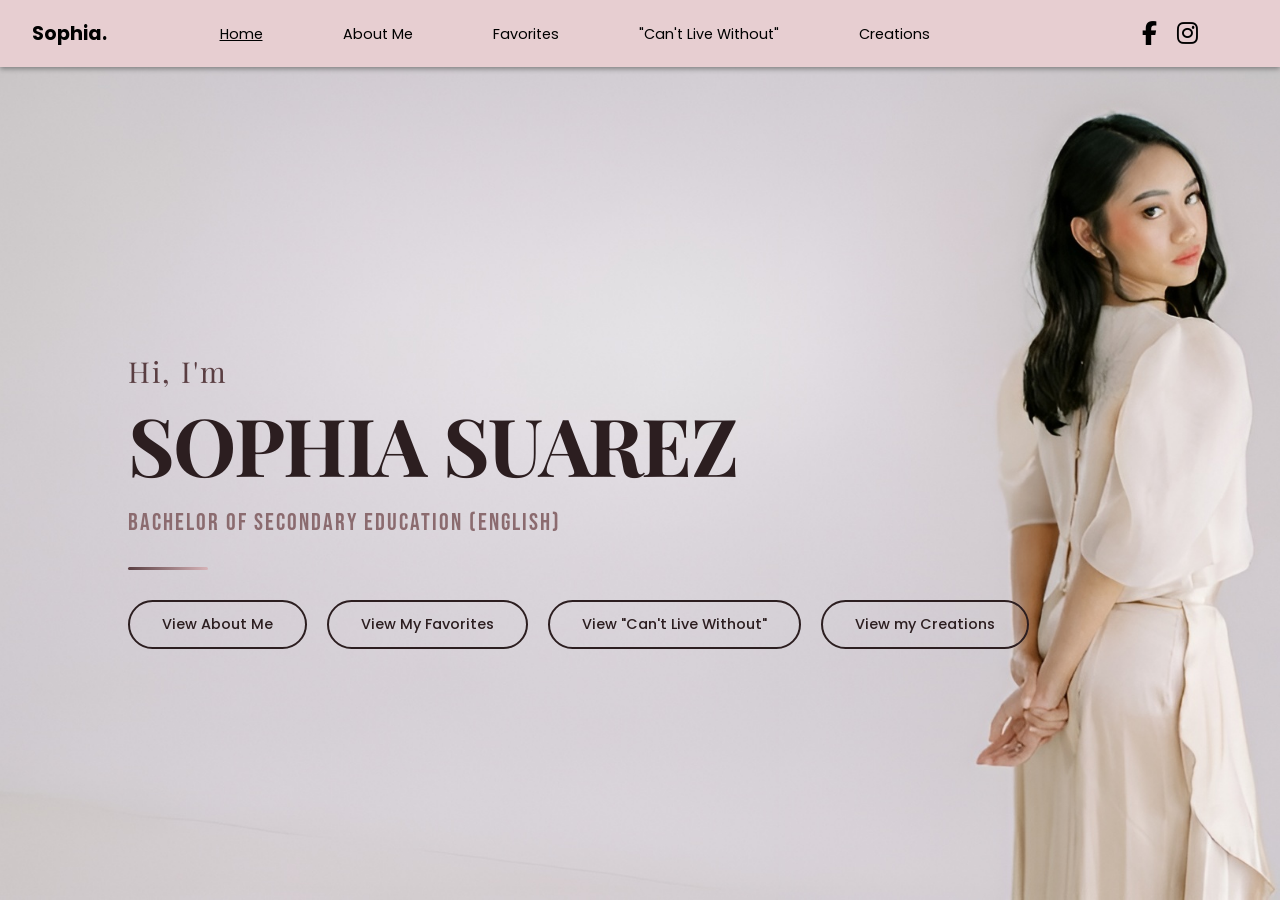
<file: index.html>
<!DOCTYPE html>
<html>
<head>
	<title>All About Sophie</title>
	<link rel="stylesheet" type="text/css" href="styleIndex.css">
	<link rel="stylesheet" href="https://cdnjs.cloudflare.com/ajax/libs/font-awesome/6.4.0/css/all.min.css">
	<link href="https://fonts.googleapis.com/css2?family=Great+Vibes&family=Bebas+Neue&family=Playfair+Display:wght@400;500;600;700;800;900&family=Poppins:wght@300;400;500;600;700&display=swap" rel="stylesheet">
</head>
<body>

<header class="sticky-header">
	<nav>
		<div class="logo">
			<h1 id="logotxt" style="font-family: poppins;">Sophia.</h1>
		</div>

		<div class="navigation">
			<ul class="nav-links">
				<li><a href="#" style="text-decoration: underline;">Home</a></li>
				<li><a href="About.html">About Me</a></li>
				<li><a href="favorites.html">Favorites</a></li>
				<li><a href="cantlivewithout.html">"Can't Live Without"</a></li>
				<li><a href="creations.html">Creations</a></li>
			</ul>
		</div>

		<div class="burger-menu" onclick="toggleMenu()">
			<div class="burger-line"></div>
			<div class="burger-line"></div>
			<div class="burger-line"></div>
		</div>

		<div class="header-social">
			<a href="https://www.facebook.com/sophia.puay" target="_blank"><i class="fab fa-facebook-f"></i></a>
			<a href="https://www.instagram.com/soph.srz/" target="_blank"><i class="fab fa-instagram"></i></a>
		</div>
	</nav>
</header>

<section class="about-section">
	<div class="about-content">
		<h1 class="about-greeting">Hi, I'm</h1>
		<h1 class="about-name">SOPHIA SUAREZ</h1>
		<h2 class="about-title">BACHELOR OF SECONDARY EDUCATION (ENGLISH)</h2>
		
		<div class="about-divider"></div>
		
		<div class="about-buttons">
			<a href="About.html" class="btn btn-first">View About Me</a>
			<a href="favorites.html" class="btn btn-primary">View My Favorites</a>
			<a href="cantlivewithout.html" class="btn btn-secondary">View "Can't Live Without"</a>
			<a href="creations.html" class="btn btn-third">View my Creations</a>
		</div>
	</div>
</section>

<script>
	function toggleMenu() {
		document.querySelector('.nav-links').classList.toggle('active');
		document.querySelector('.burger-menu').classList.toggle('active');
	}
</script>

</body>
</html>
</file>
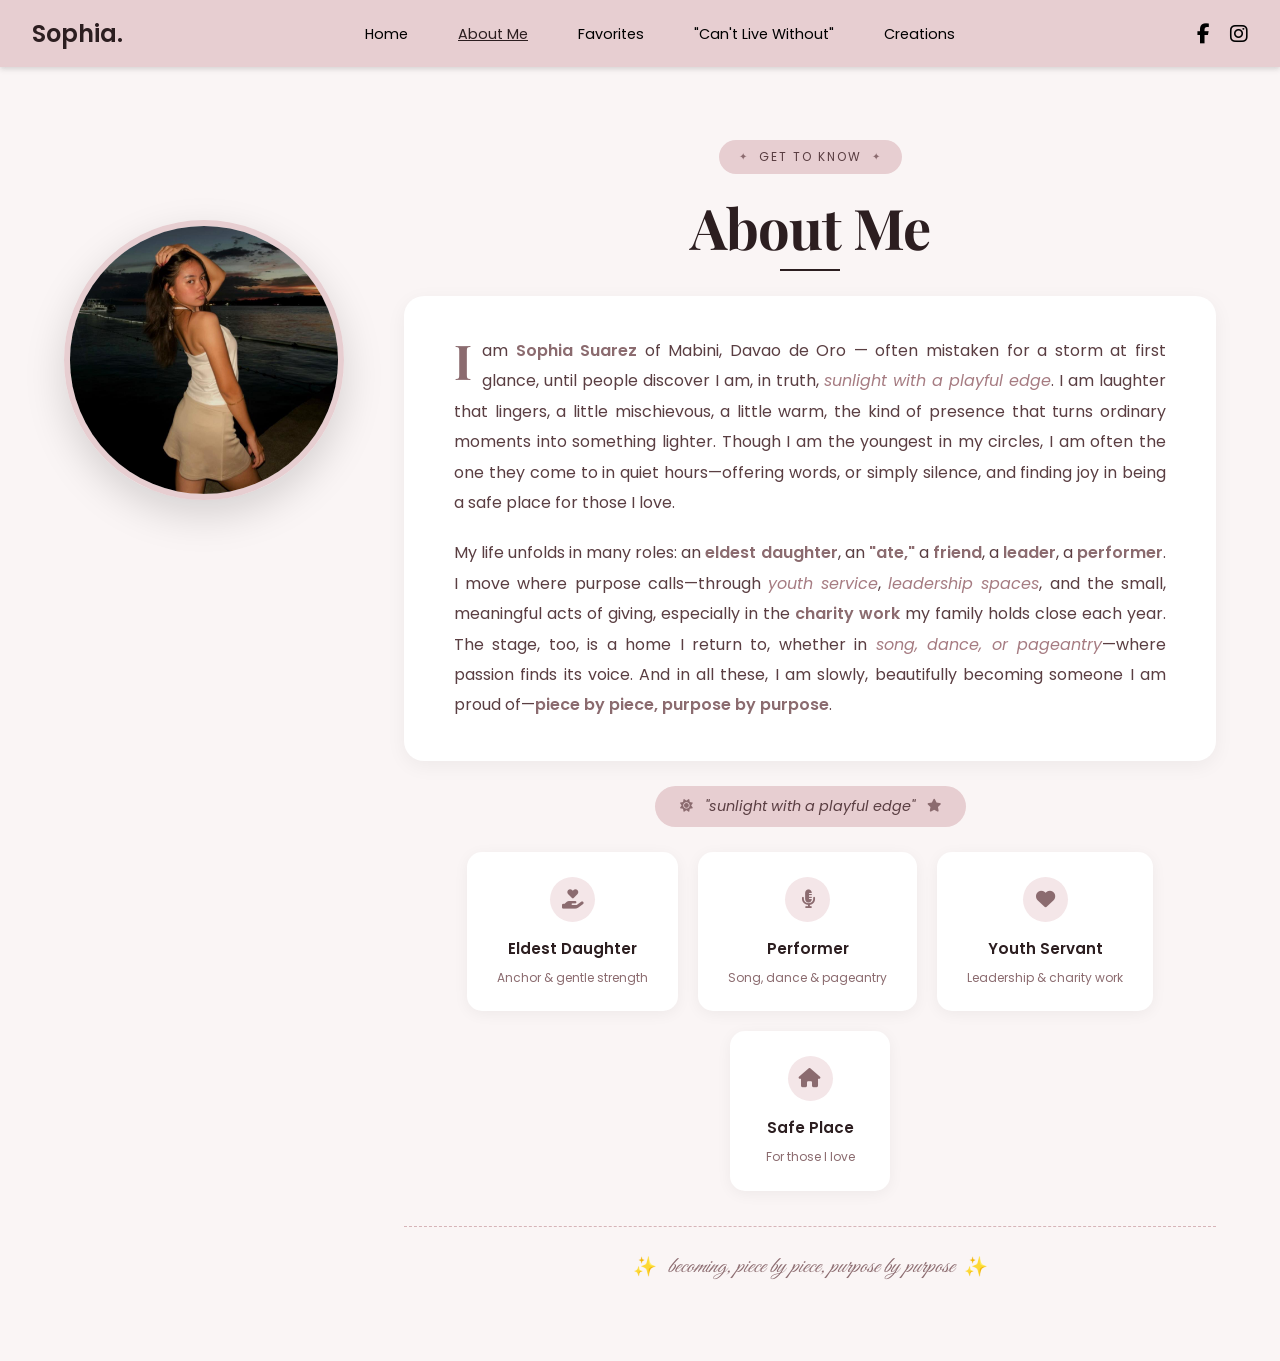
<file: About.html>
<!DOCTYPE html>
<html>
<head>
	<title>About Me - Sophia Suarez</title>
	<link rel="stylesheet" type="text/css" href="styleAbout.css">
	<link rel="stylesheet" href="https://cdnjs.cloudflare.com/ajax/libs/font-awesome/6.4.0/css/all.min.css">
	<link href="https://fonts.googleapis.com/css2?family=Great+Vibes&family=Bebas+Neue&family=Playfair+Display:wght@400;500;600;700;800;900&family=Poppins:wght@300;400;500;600;700&display=swap" rel="stylesheet">
</head>
<body>

<header class="sticky-header">
	<nav>
		<div class="logo">
			<h1 id="logotxt" style="font-family: poppins;">Sophia.</h1>
		</div>

		<div class="navigation">
			<ul class="nav-links">
				<li><a href="index.html">Home</a></li>
				<li><a href="about.html" class="active">About Me</a></li>
				<li><a href="favorites.html">Favorites</a></li>
				<li><a href="cantlivewithout.html">"Can't Live Without"</a></li>
				<li><a href="creations.html">Creations</a></li>
			</ul>
		</div>

		<div class="burger-menu" onclick="toggleMenu()">
			<div class="burger-line"></div>
			<div class="burger-line"></div>
			<div class="burger-line"></div>
		</div>

		<div class="header-social">
			<a href="https://www.facebook.com/sophia.puay" target="_blank"><i class="fab fa-facebook-f"></i></a>
			<a href="https://www.instagram.com/soph.srz/" target="_blank"><i class="fab fa-instagram"></i></a>
		</div>
	</nav>
</header>

<section class="about-me-section">
	<div class="about-me-container">
		<!-- Left Side: Picture -->
		<div class="about-me-left">
			<div class="about-me-image">
				<img src="images/sophia-about.jpg" alt="Sophia Suarez">
			</div>
		</div>

		<!-- Right Side: All Content -->
		<div class="about-me-right">
			<!-- Header Section -->
			<div class="about-header">
				<div class="subtitle-badge">
					<span class="star">✦</span>
					<span class="subtitle-text">GET TO KNOW</span>
					<span class="star">✦</span>
				</div>
				<h1 class="about-main-title">About Me</h1>
				<div class="title-underline"></div>
			</div>

			<!-- Content Box -->
			<div class="about-content-box">
				<p class="about-text">
					<span class="drop-cap">I</span> am <strong>Sophia Suarez</strong> of Mabini, Davao de Oro — often mistaken for a storm at first glance, until people discover I am, in truth, <em>sunlight with a playful edge</em>. I am laughter that lingers, a little mischievous, a little warm, the kind of presence that turns ordinary moments into something lighter. Though I am the youngest in my circles, I am often the one they come to in quiet hours—offering words, or simply silence, and finding joy in being a safe place for those I love.
				</p>

				<p class="about-text">
					My life unfolds in many roles: an <strong>eldest daughter</strong>, an <strong>"ate,"</strong> a <strong>friend</strong>, a <strong>leader</strong>, a <strong>performer</strong>. I move where purpose calls—through <em>youth service</em>, <em>leadership spaces</em>, and the small, meaningful acts of giving, especially in the <strong>charity work</strong> my family holds close each year. The stage, too, is a home I return to, whether in <em>song, dance, or pageantry</em>—where passion finds its voice. And in all these, I am slowly, beautifully becoming someone I am proud of—<strong>piece by piece, purpose by purpose</strong>.
				</p>
			</div>

			<!-- Quote Badge -->
			<div class="quote-badge">
				<i class="fas fa-sun"></i>
				<span>"sunlight with a playful edge"</span>
				<i class="fas fa-star"></i>
			</div>

			<!-- Mini Cards -->
			<div class="mini-cards-container">
				<div class="mini-card">
					<div class="card-icon">
						<i class="fas fa-hand-holding-heart"></i>
					</div>
					<h3 class="card-title">Eldest Daughter</h3>
					<p class="card-subtitle">Anchor & gentle strength</p>
				</div>

				<div class="mini-card">
					<div class="card-icon">
						<i class="fas fa-microphone-alt"></i>
					</div>
					<h3 class="card-title">Performer</h3>
					<p class="card-subtitle">Song, dance & pageantry</p>
				</div>

				<div class="mini-card">
					<div class="card-icon">
						<i class="fas fa-heart"></i>
					</div>
					<h3 class="card-title">Youth Servant</h3>
					<p class="card-subtitle">Leadership & charity work</p>
				</div>

				<div class="mini-card">
					<div class="card-icon">
						<i class="fas fa-home"></i>
					</div>
					<h3 class="card-title">Safe Place</h3>
					<p class="card-subtitle">For those I love</p>
				</div>
			</div>

			<!-- Footer Quote -->
			<div class="footer-quote">
				<span class="sparkle">✨</span>
				<em>becoming, piece by piece, purpose by purpose</em>
				<span class="sparkle">✨</span>
			</div>
		</div>
	</div>
</section>

<script>
	function toggleMenu() {
		document.querySelector('.nav-links').classList.toggle('active');
		document.querySelector('.burger-menu').classList.toggle('active');
	}
</script>

</body>
</html>
</file>
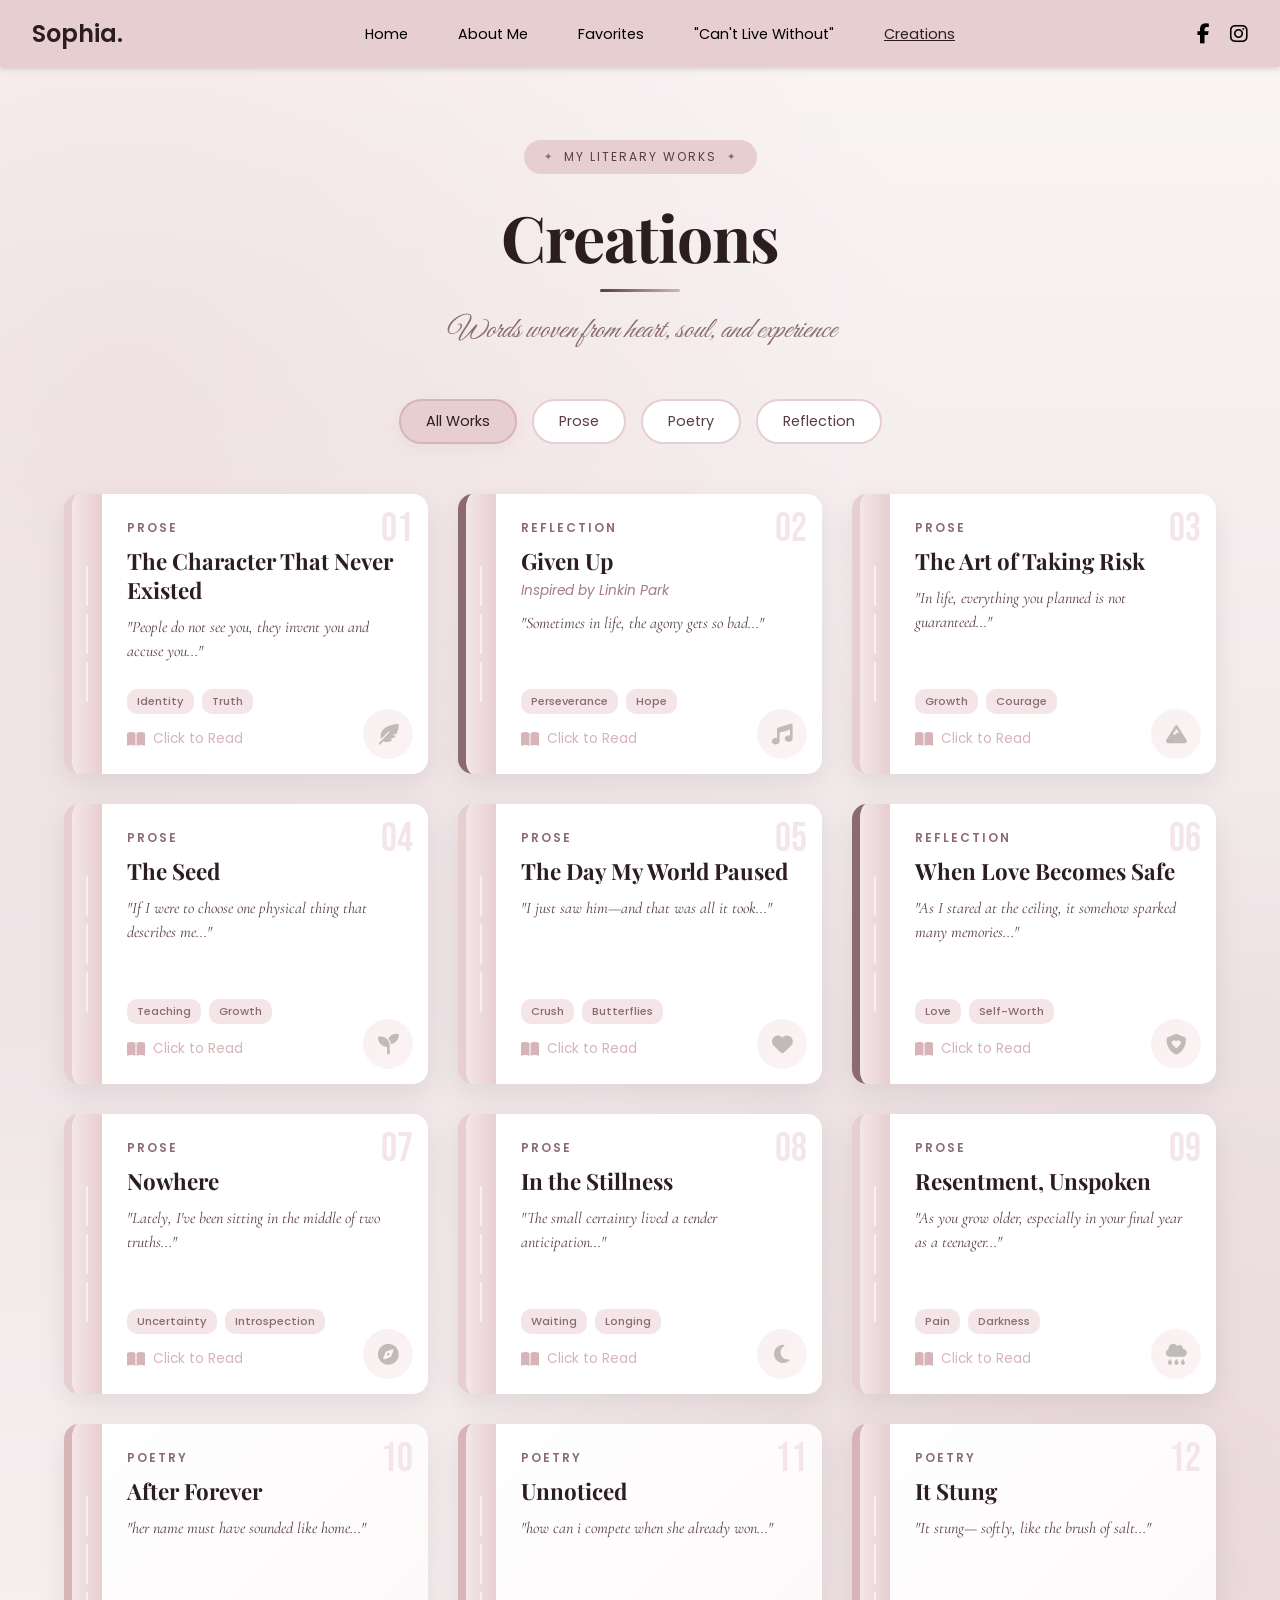
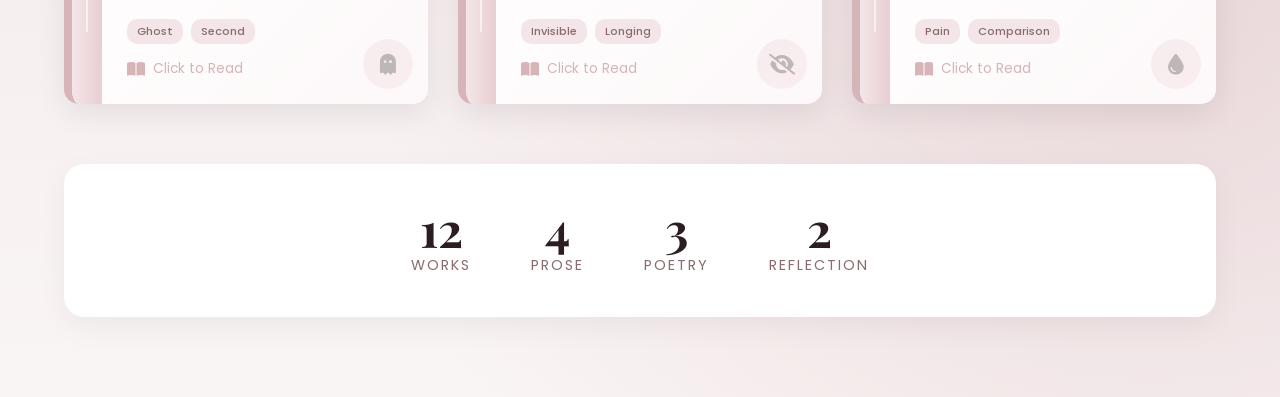
<file: creations.html>
<!DOCTYPE html>
<html>
<head>
	<title>Creations - Sophia Suarez</title>
	<link rel="stylesheet" type="text/css" href="styleCreations.css">
	<link rel="stylesheet" href="https://cdnjs.cloudflare.com/ajax/libs/font-awesome/6.4.0/css/all.min.css">
	<link href="https://fonts.googleapis.com/css2?family=Great+Vibes&family=Bebas+Neue&family=Playfair+Display:wght@400;500;600;700;800;900&family=Poppins:wght@300;400;500;600;700&family=Cormorant+Garamond:wght@400;500;600;700&display=swap" rel="stylesheet">
</head>
<body>

<header class="sticky-header">
	<nav>
		<div class="logo">
			<h1 id="logotxt">Sophia.</h1>
		</div>

		<div class="navigation">
			<ul class="nav-links">
				<li><a href="index.html">Home</a></li>
				<li><a href="About.html">About Me</a></li>
				<li><a href="favorites.html">Favorites</a></li>
				<li><a href="cantlivewithout.html">"Can't Live Without"</a></li>
				<li><a href="creations.html" class="active">Creations</a></li>
			</ul>
		</div>

		<div class="burger-menu" onclick="toggleMenu()">
			<div class="burger-line"></div>
			<div class="burger-line"></div>
			<div class="burger-line"></div>
		</div>

		<div class="header-social">
<a href="https://www.facebook.com/sophia.puay" target="_blank"><i class="fab fa-facebook-f"></i></a>
			<a href="https://www.instagram.com/soph.srz/" target="_blank"><i class="fab fa-instagram"></i></a>
		</div>
	</nav>
</header>

<section class="creations-section">
	<div class="creations-container">
		
		<!-- Section Header -->
		<div class="section-header">
			<div class="subtitle-badge">
				<span class="star">✦</span>
				<span class="subtitle-text">MY LITERARY WORKS</span>
				<span class="star">✦</span>
			</div>
			<h1 class="section-title">Creations</h1>
			<div class="title-underline"></div>
			<p class="section-intro">Words woven from heart, soul, and experience</p>
		</div>

		<!-- Filter Tabs -->
		<div class="filter-tabs">
			<button class="filter-btn active" data-filter="all">All Works</button>
			<button class="filter-btn" data-filter="prose">Prose</button>
			<button class="filter-btn" data-filter="poetry">Poetry</button>
			<button class="filter-btn" data-filter="reflection">Reflection</button>
		</div>

		<!-- Creations Grid -->
		<div class="creations-grid">

			<!-- The Character That Never Existed -->
			<div class="creation-card" data-category="prose" onclick="openModal('creation1')">
				<div class="card-spine">
					<div class="spine-line"></div>
					<div class="spine-line"></div>
					<div class="spine-line"></div>
				</div>
				<div class="card-content">
					<div class="card-number">01</div>
					<div class="card-category">Prose</div>
					<h3 class="card-title">The Character That Never Existed</h3>
					<p class="card-excerpt">"People do not see you, they invent you and accuse you..."</p>
					<div class="card-tags">
						<span class="tag">Identity</span>
						<span class="tag">Truth</span>
					</div>
					<div class="read-hint">
						<i class="fas fa-book-open"></i>
						<span>Click to Read</span>
					</div>
				</div>
				<div class="card-decoration">
					<i class="fas fa-feather-alt"></i>
				</div>
			</div>

			<!-- Inspired by Linkin Park -->
			<div class="creation-card" data-category="reflection" onclick="openModal('creation2')">
				<div class="card-spine">
					<div class="spine-line"></div>
					<div class="spine-line"></div>
					<div class="spine-line"></div>
				</div>
				<div class="card-content">
					<div class="card-number">02</div>
					<div class="card-category">Reflection</div>
					<h3 class="card-title">Given Up</h3>
					<p class="card-subtitle">Inspired by Linkin Park</p>
					<p class="card-excerpt">"Sometimes in life, the agony gets so bad..."</p>
					<div class="card-tags">
						<span class="tag">Perseverance</span>
						<span class="tag">Hope</span>
					</div>
					<div class="read-hint">
						<i class="fas fa-book-open"></i>
						<span>Click to Read</span>
					</div>
				</div>
				<div class="card-decoration">
					<i class="fas fa-music"></i>
				</div>
			</div>

			<!-- The Art of Taking Risk -->
			<div class="creation-card" data-category="prose" onclick="openModal('creation3')">
				<div class="card-spine">
					<div class="spine-line"></div>
					<div class="spine-line"></div>
					<div class="spine-line"></div>
				</div>
				<div class="card-content">
					<div class="card-number">03</div>
					<div class="card-category">Prose</div>
					<h3 class="card-title">The Art of Taking Risk</h3>
					<p class="card-excerpt">"In life, everything you planned is not guaranteed..."</p>
					<div class="card-tags">
						<span class="tag">Growth</span>
						<span class="tag">Courage</span>
					</div>
					<div class="read-hint">
						<i class="fas fa-book-open"></i>
						<span>Click to Read</span>
					</div>
				</div>
				<div class="card-decoration">
					<i class="fas fa-mountain"></i>
				</div>
			</div>

			<!-- The Seed -->
			<div class="creation-card" data-category="prose" onclick="openModal('creation4')">
				<div class="card-spine">
					<div class="spine-line"></div>
					<div class="spine-line"></div>
					<div class="spine-line"></div>
				</div>
				<div class="card-content">
					<div class="card-number">04</div>
					<div class="card-category">Prose</div>
					<h3 class="card-title">The Seed</h3>
					<p class="card-excerpt">"If I were to choose one physical thing that describes me..."</p>
					<div class="card-tags">
						<span class="tag">Teaching</span>
						<span class="tag">Growth</span>
					</div>
					<div class="read-hint">
						<i class="fas fa-book-open"></i>
						<span>Click to Read</span>
					</div>
				</div>
				<div class="card-decoration">
					<i class="fas fa-seedling"></i>
				</div>
			</div>

			<!-- The Day My World Paused -->
			<div class="creation-card" data-category="prose" onclick="openModal('creation5')">
				<div class="card-spine">
					<div class="spine-line"></div>
					<div class="spine-line"></div>
					<div class="spine-line"></div>
				</div>
				<div class="card-content">
					<div class="card-number">05</div>
					<div class="card-category">Prose</div>
					<h3 class="card-title">The Day My World Paused</h3>
					<p class="card-excerpt">"I just saw him—and that was all it took..."</p>
					<div class="card-tags">
						<span class="tag">Crush</span>
						<span class="tag">Butterflies</span>
					</div>
					<div class="read-hint">
						<i class="fas fa-book-open"></i>
						<span>Click to Read</span>
					</div>
				</div>
				<div class="card-decoration">
					<i class="fas fa-heart"></i>
				</div>
			</div>

			<!-- When Love Becomes Safe -->
			<div class="creation-card" data-category="reflection" onclick="openModal('creation6')">
				<div class="card-spine">
					<div class="spine-line"></div>
					<div class="spine-line"></div>
					<div class="spine-line"></div>
				</div>
				<div class="card-content">
					<div class="card-number">06</div>
					<div class="card-category">Reflection</div>
					<h3 class="card-title">When Love Becomes Safe</h3>
					<p class="card-excerpt">"As I stared at the ceiling, it somehow sparked many memories..."</p>
					<div class="card-tags">
						<span class="tag">Love</span>
						<span class="tag">Self-Worth</span>
					</div>
					<div class="read-hint">
						<i class="fas fa-book-open"></i>
						<span>Click to Read</span>
					</div>
				</div>
				<div class="card-decoration">
					<i class="fas fa-shield-heart"></i>
				</div>
			</div>

			<!-- Nowhere -->
			<div class="creation-card" data-category="prose" onclick="openModal('creation7')">
				<div class="card-spine">
					<div class="spine-line"></div>
					<div class="spine-line"></div>
					<div class="spine-line"></div>
				</div>
				<div class="card-content">
					<div class="card-number">07</div>
					<div class="card-category">Prose</div>
					<h3 class="card-title">Nowhere</h3>
					<p class="card-excerpt">"Lately, I've been sitting in the middle of two truths..."</p>
					<div class="card-tags">
						<span class="tag">Uncertainty</span>
						<span class="tag">Introspection</span>
					</div>
					<div class="read-hint">
						<i class="fas fa-book-open"></i>
						<span>Click to Read</span>
					</div>
				</div>
				<div class="card-decoration">
					<i class="fas fa-compass"></i>
				</div>
			</div>

			<!-- In the Stillness -->
			<div class="creation-card" data-category="prose" onclick="openModal('creation8')">
				<div class="card-spine">
					<div class="spine-line"></div>
					<div class="spine-line"></div>
					<div class="spine-line"></div>
				</div>
				<div class="card-content">
					<div class="card-number">08</div>
					<div class="card-category">Prose</div>
					<h3 class="card-title">In the Stillness</h3>
					<p class="card-excerpt">"The small certainty lived a tender anticipation..."</p>
					<div class="card-tags">
						<span class="tag">Waiting</span>
						<span class="tag">Longing</span>
					</div>
					<div class="read-hint">
						<i class="fas fa-book-open"></i>
						<span>Click to Read</span>
					</div>
				</div>
				<div class="card-decoration">
					<i class="fas fa-moon"></i>
				</div>
			</div>

			<!-- Resentment, Unspoken -->
			<div class="creation-card" data-category="prose" onclick="openModal('creation9')">
				<div class="card-spine">
					<div class="spine-line"></div>
					<div class="spine-line"></div>
					<div class="spine-line"></div>
				</div>
				<div class="card-content">
					<div class="card-number">09</div>
					<div class="card-category">Prose</div>
					<h3 class="card-title">Resentment, Unspoken</h3>
					<p class="card-excerpt">"As you grow older, especially in your final year as a teenager..."</p>
					<div class="card-tags">
						<span class="tag">Pain</span>
						<span class="tag">Darkness</span>
					</div>
					<div class="read-hint">
						<i class="fas fa-book-open"></i>
						<span>Click to Read</span>
					</div>
				</div>
				<div class="card-decoration">
					<i class="fas fa-cloud-rain"></i>
				</div>
			</div>

			<!-- After Forever -->
			<div class="creation-card poetry-card" data-category="poetry" onclick="openModal('creation10')">
				<div class="card-spine">
					<div class="spine-line"></div>
					<div class="spine-line"></div>
					<div class="spine-line"></div>
				</div>
				<div class="card-content">
					<div class="card-number">10</div>
					<div class="card-category">Poetry</div>
					<h3 class="card-title">After Forever</h3>
					<p class="card-excerpt">"her name must have sounded like home..."</p>
					<div class="card-tags">
						<span class="tag">Ghost</span>
						<span class="tag">Second</span>
					</div>
					<div class="read-hint">
						<i class="fas fa-book-open"></i>
						<span>Click to Read</span>
					</div>
				</div>
				<div class="card-decoration">
					<i class="fas fa-ghost"></i>
				</div>
			</div>

			<!-- Unnoticed -->
			<div class="creation-card poetry-card" data-category="poetry" onclick="openModal('creation11')">
				<div class="card-spine">
					<div class="spine-line"></div>
					<div class="spine-line"></div>
					<div class="spine-line"></div>
				</div>
				<div class="card-content">
					<div class="card-number">11</div>
					<div class="card-category">Poetry</div>
					<h3 class="card-title">Unnoticed</h3>
					<p class="card-excerpt">"how can i compete when she already won..."</p>
					<div class="card-tags">
						<span class="tag">Invisible</span>
						<span class="tag">Longing</span>
					</div>
					<div class="read-hint">
						<i class="fas fa-book-open"></i>
						<span>Click to Read</span>
					</div>
				</div>
				<div class="card-decoration">
					<i class="fas fa-eye-slash"></i>
				</div>
			</div>

			<!-- It Stung -->
			<div class="creation-card poetry-card" data-category="poetry" onclick="openModal('creation12')">
				<div class="card-spine">
					<div class="spine-line"></div>
					<div class="spine-line"></div>
					<div class="spine-line"></div>
				</div>
				<div class="card-content">
					<div class="card-number">12</div>
					<div class="card-category">Poetry</div>
					<h3 class="card-title">It Stung</h3>
					<p class="card-excerpt">"It stung— softly, like the brush of salt..."</p>
					<div class="card-tags">
						<span class="tag">Pain</span>
						<span class="tag">Comparison</span>
					</div>
					<div class="read-hint">
						<i class="fas fa-book-open"></i>
						<span>Click to Read</span>
					</div>
				</div>
				<div class="card-decoration">
					<i class="fas fa-droplet"></i>
				</div>
			</div>

		</div>

		<!-- Stats Section -->
		<div class="creations-stats">
			<div class="stat-item">
				<span class="stat-number">12</span>
				<span class="stat-label">Works</span>
			</div>
			<div class="stat-item">
				<span class="stat-number">4</span>
				<span class="stat-label">Prose</span>
			</div>
			<div class="stat-item">
				<span class="stat-number">3</span>
				<span class="stat-label">Poetry</span>
			</div>
			<div class="stat-item">
				<span class="stat-number">2</span>
				<span class="stat-label">Reflection</span>
			</div>
		</div>

	</div>
</section>

<!-- Modal Overlay -->
<div id="modalOverlay" class="modal-overlay" onclick="closeModal(event)">
	<div class="modal-content" onclick="event.stopPropagation()">
		<button class="modal-close" onclick="closeModal()">
			<i class="fas fa-times"></i>
		</button>
		<div class="modal-header">
			<div class="modal-category" id="modalCategory">Category</div>
			<h2 class="modal-title" id="modalTitle">Title</h2>
			<div class="modal-subtitle" id="modalSubtitle"></div>
		</div>
		<div class="modal-body" id="modalBody">
			<!-- Content will be inserted here -->
		</div>
		<div class="modal-footer">
			<button class="modal-nav prev" onclick="navigateModal(-1)">
				<i class="fas fa-chevron-left"></i> Previous
			</button>
			<span class="modal-counter" id="modalCounter">1 / 12</span>
			<button class="modal-nav next" onclick="navigateModal(1)">
				Next <i class="fas fa-chevron-right"></i>
			</button>
		</div>
	</div>
</div>

<script>
	// Modal Data
	const creationsData = {
		creation1: {
			category: "Prose",
			title: "The Character That Never Existed",
			subtitle: "",
			content: `<p>There are moments in life when the truth becomes a quiet whisper drowned out by the noise of assumptions, lies, and judgments. One of the most painful experiences is being misunderstood, especially by the very person you trusted most. The quote, "People do not see you, they invent you and accuse you," resonates deeply with me—not just as words, but as a lived reality. It reflects the agony of being falsely accused of something I never did.</p>
			<p>When someone chooses to see you through the lens of their insecurities or the stories others whisper into their ears, your truth becomes irrelevant. It no longer matters how loyal you've been, how much you've loved, or how deeply you've committed. What matters is the version of you they've created in their minds—a distorted image shaped by fear, jealousy, or misinformation.</p>
			<p>I communicated, I cared, and I remained faithful. But all that was dismissed in favor of a narrative that painted me as a villain. Suddenly, I was no longer the person they knew, but a character in a story I didn't write. And no matter how loudly I tried to speak my truth, it was silenced by the louder echo of suspicion.</p>
			<p>But from that pain comes clarity. I learned that people will invent versions of you to justify their own narratives. They do not always see you for who you are, but for what they fear or expect you to be. And while that realization hurts, it also sets you free. Because in the end, your truth is yours to carry. It doesn't need to be proven to those unwilling to see it.</p>
			<p class="highlight">I am not the accusations. I am not the fiction they wrote. I am the truth I lived, the love I gave, and the peace I now choose.</p>`
		},
		creation2: {
			category: "Reflection",
			title: "Given Up",
			subtitle: "Inspired by 'Given Up' by Linkin Park",
			content: `<p>Sometimes in life, the agony gets so bad that it seems like the only way out is to give up completely.</p>
			<p>Desperation persuades us that nothing else will work when it becomes louder than reason. Even in that state of despair, though, it is crucial to stop and consider: is giving up really the only way out, or is that just the voice of fatigue? Suffering is a part of life. Every individual faces quiet struggles, some of which are more debilitating than others. In order to really embrace these challenges, one must understand both the risk of breaking and the bravery required to continue in the face of adversity. It is also a wholehearted act to choose to persevere when every fiber of the self wants to give up.</p>
			<p>If ever I come to believe that surrender is the last solution, I must first ask myself: have I reached for every hand extended to me? Have I tried speaking the words I'm afraid to say out loud? Have I given tomorrow even a small chance to surprise me? To embrace life, even when it feels unbearable, is to honor the part of me that still seeks light even if it is blurry and uncertain.</p>`
		},
		creation3: {
			category: "Prose",
			title: "The Art of Taking Risk",
			subtitle: "",
			content: `<p>In life, everything you planned is not guaranteed. There will always be circumstances that leads to another path; however, making a move today will create a big difference. Taking your risks today will make your future self thank you for doing so. There is no "perfect timing", or generally waiting, because tomorrow is not guaranteed. Instead, taking risks and actions today will help you become the person you envisioned yourself to be.</p>
			<p>Taking risks is vital for your self-growth and self-discovery. It may be scary at first, but I believe that leaving your comfort zone is the only way you get to discover yourself even more. There is growth in being uncomfortable, but in a good way. So, I always do everything even if it is scary, even if I feel doubtful, or simply being a person who wants to explore and learn. Soon, you'll thank yourself for being uncomfortable today. Because believing that self-growth doesn't always come from comfort zones will divert your mindset fully.</p>
			<p>Comfort zones give you comfort, of course. But allowing yourself to grow in uncomfortable environments is a different kind of bravery. And as you venture on the things you've always wanted to do, you'll realize that being uncomfortable is truly comforting. Knowing that you're now slowly achieving the things you thought you'd never achieve or accomplish, and the thought that you did all of that while being scared and doubtful is truly a definition of bravery.</p>
			<p class="highlight">The art of taking risks isn't just about your achievements accomplished—but also about your own growth that you discovered whilst being uncomfortable.</p>`
		},
		creation4: {
			category: "Prose",
			title: "The Seed",
			subtitle: "",
			content: `<p>If I were to choose one physical thing that describes me as a future teacher, it would be a small seed. A seed looks simple and small. When you hold it in your hand, it does not seem powerful. But inside it is life. Inside it is growth. Inside it is the promise of something bigger than itself. I see myself in that seed.</p>
			<p>As a future teacher, I know I am still growing. I am still learning, still making mistakes, still discovering who I am. But just like a seed, I carry potential within me. With patience, faith, and hard work, I can become someone strong enough to help others grow too. A seed does not grow overnight. It needs sunlight, water, and care. In the same way, students need guidance, encouragement, and understanding. One day, I hope to be the kind of teacher who nurtures quietly but faithfully, someone who believes in her students even before they believe in themselves.</p>
			<p>Seeds also multiply. When one tree grows, it produces more seeds. As a teacher, I hope the lessons I plant in my students' hearts will grow and spread goodness beyond the classroom.</p>
			<p class="highlight">I may be small now, but I am full of purpose. Like a seed, I am growing, and one day, I will help others grow too.</p>`
		},
		creation5: {
			category: "Prose",
			title: "The Day My World Paused for You",
			subtitle: "",
			content: `<p>I just saw him—and that was all it took. No words exchanged, no grand gestures, not even a smile directed at me. Yet somehow, in that fleeting moment, I was captivated. There was something about his presence that drew me in, something quiet yet magnetic, something that made the air feel different the moment he stepped into the room.</p>
			<p>He doesn't even have to do much. Sometimes, he's just there—talking with friends, lost in thought, or simply existing—and my heart starts to flutter like it's caught off guard. It's the strangest thing, really. My chest feels lighter, my thoughts scatter, and I find myself smiling for no reason. Whenever I hear his name, it's as if a swarm of butterflies suddenly takes flight inside me, wild and unstoppable.</p>
			<p>I can't quite explain it. It's not love—not yet, at least—but it's something that feels close. It's a gentle pull, a quiet fascination that lingers even when I try to push it away. It's the way the world seems to slow down when he's near, how everything else fades just a little, and how my heart seems to find a rhythm that matches his laughter.</p>
			<p class="highlight">There are so many things I don't understand about this feeling, yet I don't think I want to. Some emotions are meant to be felt, not analyzed. Maybe this is one of them—a sweet, inexplicable spark that reminds me that even in an ordinary moment, something as simple as seeing someone can make life feel extraordinary.</p>`
		},
		creation6: {
			category: "Reflection",
			title: "When Love Becomes Safe",
			subtitle: "",
			content: `<p>As I stared at the ceiling, it somehow sparked many memories where I begged for love, where I begged for the so-called bare minimum. Then upon having a grasp on this sentiment, I realized something: I am not hard to love. I was simply giving my heart to someone who couldn't offer what I truly deserved.</p>
			<p>And right now, I can really see the concept of true love—it is gentle, peaceful, and kind. And if you haven't experienced that, then it is not love.</p>
			<p>It is truly fascinating how love works, it may hurt you but give you happiness at the same time. It requires a lot of emotion where it teaches you to fight, to sacrifice, and to be vulnerable at our lowest points where we desire nothing, but true love. Yet even then, we still choose love. Maybe because we were made from it—making love not just a feeling, but something profoundly beautiful.</p>
			<p class="highlight">We may give too much, feel too much, and fight too much. But one day, we will realize: no effort was ever wasted, because love—whether for yourself or someone you once deeply cared for—is always worth fighting for.</p>`
		},
		creation7: {
			category: "Prose",
			title: "Nowhere",
			subtitle: "",
			content: `<p>Lately, I've been sitting in the middle of two truths, like a tightrope walker suspended between longing and retreat. There's this feeling I can't shake — that everyone around me is unsure of me. Like I'm being held at arm's length, observed but not quite understood. It's an unsettling space to occupy. This limbo of being present in people's lives yet still questioned, still doubted. And maybe what stings the most is that I, too, am starting to question myself.</p>
			<p>I keep seeking love — not just romance, but something more sacred: connection, safety, belonging. I want to be held without having to ask, to be chosen without having to shine. But at the same time, I crave space. Not loneliness — I am not lonely. I just want to be alone with my thoughts, my silence, myself. I want peace, not isolation. I want solitude that feels like a hug, not a punishment.</p>
			<p>And then there's him, someone who should matter more than he does. His presence is kind, warm, familiar. I like when he's around. I like the way he listens, the way he stays. But something is missing. I can't feel what I think I'm supposed to feel. I've tried to name it — is it fearful? Is it a wall I built? Or is it simply the truth: that he is not the one my soul is reaching for?</p>
			<p>So here I am, second-guessing not just my feelings, but my ability to even trust them. I wonder if I'm broken, or just discerning. If I'm pushing away love or just refusing to settle for something less than it.</p>
			<p class="highlight">Maybe the most honest thing I can say right now is this: I am a work in progress, living in the tension between desire and doubt. I want love, but I will not chase it just to fill a silence. I want a presence, not pressure. And right now, I am unsure—that's not a weakness; that's my intuition protecting me. Because I don't just want anyone. I want something real.</p>`
		},
		creation8: {
			category: "Prose",
			title: "In the Stillness",
			subtitle: "",
			content: `<p>The small certainty lived a tender anticipation, stretching itself softly across the passing hours like a thread of light refusing to fade.</p>
			<p>Time moved kindly. The minutes slipped by without urgency, wrapped in the calm patience that naturally grows when one cares deeply for another. A glance at the clock, then another. Outside, the evening slowly folded into night, and the world surrendered itself to a deeper quiet.</p>
			<p>Messages remained unanswered; the screen still and pale, like a window waiting for a hand that never came.</p>
			<p>As the hours continued their quiet walk, something fragile within the stillness began to shift. Not anger, not resentment. Instead, it was a softer ache—a quiet weight settling gently in the chest, like dusk gathering in the corners of a room. The room felt larger somehow; the silence was heavier than before.</p>
			<p>There is an intimate loneliness in waiting for a promise that drifts quietly into the night, the hours spent waiting do not vanish with the passing of time; they linger gently, leaving behind a tender ache that refuses to be dismissed.</p>
			<p class="highlight">And when that moment fades into silence, what remains is not loud. It leaves behind an understanding: that even the smallest promises carry their own weight, especially for the one who waits.</p>`
		},
		creation9: {
			category: "Prose",
			title: "Resentment, Unspoken",
			subtitle: "",
			content: `<p>As you grow older, especially in your final year as a teenager, no one warns you about how it feels to know so much, yet still feel lost.</p>
			<p>Resentment, that's what betrayal leaves behind. But directing that resentment toward the wrong person is a different kind of pain: realizing she, too, was a victim. Someone whose dreams and opportunities were taken by another's selfishness. Unable to do things the heart screams and the mind tells.</p>
			<p>Mornings are filled with misplaced blames, unreasonable shouts, and echoes of chaos. I lie in bed, half-awake, asking myself <em>why?</em> Yet despite it all, I ignore those thoughts aside and go on with my day, not realizing that in doing so, I am quietly undermining myself—mistaking indifference for resilience. Suppression became my survival, a mask painted with a smile.</p>
			<p>Behind the cheerful facade lurks a quiet darkness. My eyes appear optimistic, yet they carry disdain; my energy brightens the room, but never my heart. In the stillness of my thoughts, I wrestle with the silent pull of oblivion—a haunting whisper of release that shadows every breath.</p>
			<p>In my darkest hours, I felt an unfamiliar calm, an aching desire to be unburdened, to let go of everything that weighed me down. It wasn't death I sought, but peace—an end to the noise that echoed too loudly within. And then came the silence, so complete it felt like fading into eternity's stillness.</p>
			<p class="highlight">I long to fade into the darkest corners of the world, a quiet whisper of sorrow that slips out of existence like morning mist, where the sky forgets it was ever blue.</p>`
		},
		creation10: {
			category: "Poetry",
			title: "After Forever",
			subtitle: "",
			content: `<div class="poem-content">
			<p>her name must have sounded like home</p>
			<p>the way he said it then</p>
			<p>soft, certain, untouched by endings</p>
			<br>
			<p>not in passing, not in maybe</p>
			<p>but in quiet plans that felt like truth</p>
			<p>in futures spoken like they were already lived</p>
			<br>
			<p>and now i stand where she used to be</p>
			<p>trying on a space that still remembers her shape</p>
			<p>fitting into a story i didn't start</p>
			<p>but somehow have to continue</p>
			<br>
			<p>it lingers in the way he hesitates</p>
			<p>like a sentence he almost finishes</p>
			<p>but lets dissolve before it reaches air</p>
			<br>
			<p>if his hands hold mine</p>
			<p>the way they once held promises with her</p>
			<p>or if i am only learning</p>
			<p>what's left of a dream that broke before me</p>
			<br>
			<p>but there are ghosts that don't need names</p>
			<p>they live in the almosts</p>
			<p>in the nearly said</p>
			<p>in the way his hands remember without meaning to</p>
			<br>
			<p>there are places in him</p>
			<p>that feel already furnished</p>
			<p>as if someone once arranged the light just right</p>
			<p>and all i do is sit where it still falls</p>
			<br>
			<p>i gather what i can of myself</p>
			<p>from the quiet places it splintered</p>
			<p>and wonder how something so gentle</p>
			<p>could leave me feeling second to a memory</p>
			</div>`
		},
		creation11: {
			category: "Poetry",
			title: "Unnoticed",
			subtitle: "",
			content: `<div class="poem-content">
			<p>how can i compete</p>
			<p>when she already won—</p>
			<p>when her laughter fills the spaces</p>
			<p>i only dreamed of reaching.</p>
			<br>
			<p>you look at her</p>
			<p>the way sunlight looks at water,</p>
			<p>and i—</p>
			<p>i am the shadow beneath it,</p>
			<p>unnoticed,</p>
			<p>still trembling for warmth.</p>
			<br>
			<p>she doesn't even have to try.</p>
			<p>you move closer,</p>
			<p>like the tide obeying the moon,</p>
			<p>and i learn again</p>
			<p>what it means to stay still</p>
			<p>while someone else is chosen.</p>
			<br>
			<p>how can i compete</p>
			<p>when she already has</p>
			<p>the place i prayed for</p>
			<p>in silence.</p>
			<br>
			<p>so i remain here—</p>
			<p>half a name in your memory,</p>
			<p>a soft ache</p>
			<p>you'll never call love.</p>
			</div>`
		},
		creation12: {
			category: "Poetry",
			title: "It Stung",
			subtitle: "",
			content: `<div class="poem-content">
			<p>It stung—</p>
			<br>
			<p>softly,</p>
			<br>
			<p>like the brush of salt on an open wound,</p>
			<br>
			<p>when her name slipped from your tongue</p>
			<p>as if it belonged there,</p>
			<p>as if it had always lived between your breaths.</p>
			<br>
			<p>It stung when you spoke of falling,</p>
			<p>your voice caught light,</p>
			<p>and I watched it dance</p>
			<p>in places my shadow couldn't reach.</p>
			<br>
			<p>It stung when you painted her presence—</p>
			<p>how the air bends differently around her,</p>
			<p>how silence blooms into music when she's near.</p>
			<p>And I wondered, quietly,</p>
			<p>if I have ever altered a room that way.</p>
			<br>
			<p>How does one measure against the sun</p>
			<p>when they've only ever been the warmth</p>
			<p>that lingers after it leaves?</p>
			<br>
			<p>I, who have stayed in corners,</p>
			<p>steady and unseen,</p>
			<p>while she, effortless as dawn,</p>
			<p>already holds the light that you follow.</p>
			<br>
			<p>So, I smiled,</p>
			<p>and let the sting settle—</p>
			<p>a tender ache disguised as grace,</p>
			<p>a name unspoken</p>
			<p>burning softly on my tongue.</p>
			</div>`
		}
	};

	let currentModalId = null;
	const modalIds = Object.keys(creationsData);

	// Filter functionality
	document.querySelectorAll('.filter-btn').forEach(btn => {
		btn.addEventListener('click', function() {
			document.querySelectorAll('.filter-btn').forEach(b => b.classList.remove('active'));
			this.classList.add('active');
			
			const filter = this.dataset.filter;
			document.querySelectorAll('.creation-card').forEach(card => {
				if (filter === 'all' || card.dataset.category === filter) {
					card.style.display = 'flex';
					setTimeout(() => card.style.opacity = '1', 10);
				} else {
					card.style.opacity = '0';
					setTimeout(() => card.style.display = 'none', 300);
				}
			});
		});
	});

	function openModal(id) {
		currentModalId = id;
		const data = creationsData[id];
		const modal = document.getElementById('modalOverlay');
		
		document.getElementById('modalCategory').textContent = data.category;
		document.getElementById('modalTitle').textContent = data.title;
		document.getElementById('modalSubtitle').textContent = data.subtitle;
		document.getElementById('modalBody').innerHTML = data.content;
		document.getElementById('modalCounter').textContent = `${modalIds.indexOf(id) + 1} / ${modalIds.length}`;
		
		modal.classList.add('active');
		document.body.style.overflow = 'hidden';
	}

	function closeModal(event) {
		if (!event || event.target.id === 'modalOverlay' || event.target.closest('.modal-close')) {
			document.getElementById('modalOverlay').classList.remove('active');
			document.body.style.overflow = '';
			currentModalId = null;
		}
	}

	function navigateModal(direction) {
		const currentIndex = modalIds.indexOf(currentModalId);
		let newIndex = currentIndex + direction;
		
		if (newIndex < 0) newIndex = modalIds.length - 1;
		if (newIndex >= modalIds.length) newIndex = 0;
		
		openModal(modalIds[newIndex]);
	}

	// Keyboard navigation
	document.addEventListener('keydown', function(e) {
		if (!currentModalId) return;
		
		if (e.key === 'Escape') closeModal();
		if (e.key === 'ArrowLeft') navigateModal(-1);
		if (e.key === 'ArrowRight') navigateModal(1);
	});

	function toggleMenu() {
		document.querySelector('.nav-links').classList.toggle('active');
		document.querySelector('.burger-menu').classList.toggle('active');
	}
</script>

</body>
</html>
</file>
<file: styleIndex.css>
* {
	margin: 0;
	padding: 0;
	box-sizing: border-box;
	font-family: Poppins, sans-serif;
}

.sticky-header {
	position: fixed;
	top: 0;
	left: 0;
	width: 100%;
	box-shadow: 0 2px 5px gray;
	z-index: 1000;
	padding: 1rem 2rem;
	background-color: #e7ced1;
}

nav {
	display: flex;
	justify-content: space-between;
	align-items: center;
	width: 100%;
	position: relative;
}

.logo {
	font-size: 0.8rem;
}

.nav-right {
	display: flex;
	align-items: center;
	gap: 40px;
}

ul.nav-links {
	display: flex;
	list-style: none;
	padding: 0;
	margin: 0;
	gap: 80px;
	margin-right: 100px;
}

ul.nav-links li {
	margin-top: 0; 
}

ul.nav-links a {
	text-decoration: none;
	color: black;
	font-size: 0.90rem;
}

ul.nav-links a:hover {
	color: #d6b4b8;
}

.header-social {
	display: flex;
	gap: 20px;
	margin-right: 50px;
}

.header-social a {
	color: black;
	font-size: 24px;
}

.header-social a:hover {
	color: #d6b4b8;
}

/* Burger Menu Styles */
.burger-menu {
	display: none;
	flex-direction: column;
	cursor: pointer;
	gap: 5px;
	z-index: 1001;
}

.burger-line {
	width: 25px;
	height: 3px;
	background-color: #2c1e20;
	transition: all 0.3s ease;
}

.burger-menu.active .burger-line:nth-child(1) {
	transform: rotate(45deg) translate(5px, 5px);
}

.burger-menu.active .burger-line:nth-child(2) {
	opacity: 0;
}

.burger-menu.active .burger-line:nth-child(3) {
	transform: rotate(-45deg) translate(7px, -6px);
}

/* About Section Styles */
.about-section {
	min-height: 100vh;
	display: flex;
	align-items: center;
	justify-content: center;
	padding: 180px 10% 80px;
	background: url(images/sophiabg.png);
	background-size: cover;  
	background-repeat: no-repeat;
	background-position: top center;
}

.about-content {
	max-width: 1200px;
	width: 100%;
	margin: 0 auto;
}

.about-greeting {
	font-family: 'Playfair Display', serif;
	font-size: 1.8rem;
	font-weight: 400;
	color: #5a3e42;
	letter-spacing: 2px;
	margin-bottom: 10px;
}

.about-name {
	font-family: 'Playfair Display', serif;
	font-size: 5rem;
	font-weight: 700;
	color: #2c1e20;
	letter-spacing: -0.02em;
	margin: 0 0 20px 0;
	line-height: 1.1;
	text-transform: uppercase;
}

.about-title {
	font-family: 'Bebas Neue', sans-serif;
	font-size: 1.5rem;
	font-weight: 400;
	color: #8b6b6f;
	letter-spacing: 2px;
	margin-bottom: 30px;
	text-transform: uppercase;
}

.about-divider {
	width: 80px;
	height: 3px;
	background: linear-gradient(90deg, #5a3e42, #d6b4b8);
	margin: 30px 0;
	border-radius: 3px;
}

/* Button Styles */
.about-buttons {
	display: flex;
	gap: 20px;
	flex-wrap: wrap;
}

.btn {
	display: inline-block;
	padding: 12px 32px;
	font-family: 'Poppins', sans-serif;
	font-size: 0.9rem;
	font-weight: 500;
	text-decoration: none;
	border-radius: 30px;
	transition: all 0.3s ease;
	cursor: pointer;
}

.btn-first {
	background-color: transparent;
	color: #2c1e20;
	border: 2px solid #2c1e20;
}

.btn-first:hover {
	background-color: #2c1e20;
	color: white;
	transform: translateY(-2px);
	box-shadow: 0 5px 15px rgba(44, 30, 32, 0.1);
}

.btn-primary {
	background-color: transparent;
	color: #2c1e20;
	border: 2px solid #2c1e20;
}

.btn-primary:hover {
	background-color: #2c1e20;
	color: white;
	transform: translateY(-2px);
	box-shadow: 0 5px 15px rgba(44, 30, 32, 0.1);
}

.btn-secondary {
	background-color: transparent;
	color: #2c1e20;
	border: 2px solid #2c1e20;
}

.btn-secondary:hover {
	background-color: #2c1e20;
	color: white;
	transform: translateY(-2px);
	box-shadow: 0 5px 15px rgba(44, 30, 32, 0.1);
}

.btn-third {
	background-color: transparent;
	color: #2c1e20;
	border: 2px solid #2c1e20;
}

.btn-third:hover {
	background-color: #2c1e20;
	color: white;
	transform: translateY(-2px);
	box-shadow: 0 5px 15px rgba(44, 30, 32, 0.1);
}

/* Responsive Design */
@media (max-width: 992px) {
	ul.nav-links {
		gap: 40px;
		margin-right: 50px;
	}
}

@media (max-width: 768px) {
	.burger-menu {
		display: flex;
		position: absolute;
		right: 100px;
	}
	
	.navigation {
		position: relative;
	}
	
	ul.nav-links {
		position: fixed;
		top: 70px;
		left: 0;
		width: 100%;
		height: calc(100vh - 70px);
		background-color: #e7ced1;
		flex-direction: column;
		align-items: center;
		justify-content: flex-start;
		padding-top: 50px;
		gap: 30px;
		margin-right: 0;
		transform: translateX(-100%);
		transition: transform 0.3s ease;
		box-shadow: 0 5px 10px rgba(0,0,0,0.1);
	}
	
	ul.nav-links.active {
		transform: translateX(0);
	}
	
	ul.nav-links li {
		margin: 0;
	}
	
	ul.nav-links a {
		font-size: 1.2rem;
	}
	
	.header-social {
		margin-right: 0;
	}
	
	.about-section {
		background: url(images/sophiabg-responsive.jpg);
		background-size: cover;
		background-position: top center;
		background-repeat: no-repeat;
		padding: 180px 5% 80px;
	}
	
	.about-name {
		font-size: 2.8rem;
	}
	
	.about-title {
		font-size: 1rem;
	}
	
	.about-greeting {
		font-size: 1.3rem;
	}
	
	.about-description {
		font-size: 1rem;
		line-height: 1.6;
	}
	
	.btn {
		padding: 10px 24px;
		font-size: 0.85rem;
	}
}

@media (max-width: 480px) {
	.burger-menu {
		right: 80px;
	}
	
	.about-section {
		background: url(images/sophiabg-responsive.jpg);
		background-size: cover;
		background-position: top center;
		background-repeat: no-repeat;
		padding: 180px 5% 80px;
	}

	.about-name {
		font-size: 2.2rem;
	}
	
	.about-buttons {
		flex-direction: column;
		gap: 15px;
	}
	
	.btn {
		text-align: center;
	}
	
	.header-social a {
		font-size: 20px;
	}
}
</file>
<file: styleAbout.css>
* {
	margin: 0;
	padding: 0;
	box-sizing: border-box;
	font-family: 'Poppins', sans-serif;
}

/* Header Styles - Consistent with index */
.sticky-header {
	position: fixed;
	top: 0;
	left: 0;
	width: 100%;
	box-shadow: 0 2px 5px rgba(128, 128, 128, 0.3);
	z-index: 1000;
	padding: 1rem 2rem;
	background-color: #e7ced1;
}

nav {
	display: flex;
	justify-content: space-between;
	align-items: center;
	width: 100%;
	position: relative;
}

.logo h1 {
	font-family: 'Poppins', sans-serif;
	font-size: 1.5rem;
	color: #2c1e20;
	font-weight: 600;
}

ul.nav-links {
	display: flex;
	list-style: none;
	padding: 0;
	margin: 0;
	gap: 50px;
}

ul.nav-links li {
	margin-top: 0; 
}

ul.nav-links a {
	text-decoration: none;
	color: black;
	font-size: 0.90rem;
	font-family: 'Poppins', sans-serif;
	transition: color 0.3s ease;
}

ul.nav-links a:hover {
	color: #d6b4b8;
}

ul.nav-links a.active {
	text-decoration: underline;
	color: #2c1e20;
}

.header-social {
	display: flex;
	gap: 20px;
}

.header-social a {
	color: black;
	font-size: 20px;
	transition: color 0.3s ease;
}

.header-social a:hover {
	color: #d6b4b8;
}

/* Burger Menu Styles */
.burger-menu {
	display: none;
	flex-direction: column;
	cursor: pointer;
	gap: 5px;
	z-index: 1001;
}

.burger-line {
	width: 25px;
	height: 3px;
	background-color: #2c1e20;
	transition: all 0.3s ease;
}

.burger-menu.active .burger-line:nth-child(1) {
	transform: rotate(45deg) translate(5px, 5px);
}

.burger-menu.active .burger-line:nth-child(2) {
	opacity: 0;
}

.burger-menu.active .burger-line:nth-child(3) {
	transform: rotate(-45deg) translate(7px, -6px);
}

/* About Me Section */
.about-me-section {
	min-height: 100vh;
	display: flex;
	align-items: center;
	justify-content: center;
	padding: 140px 5% 80px;
	background-color: #faf5f5;
}

.about-me-container {
	max-width: 1200px;
	width: 100%;
	display: flex;
	align-items: flex-start;
	gap: 60px;
}

/* Left Side - Image */
.about-me-left {
	flex-shrink: 0;
	padding-top: 80px;
}

.about-me-image {
	width: 280px;
	height: 280px;
	border-radius: 50%;
	overflow: hidden;
	border: 6px solid #e7ced1;
	box-shadow: 0 15px 40px rgba(0, 0, 0, 0.15);
	transition: transform 0.3s ease, box-shadow 0.3s ease;
}

.about-me-image:hover {
	transform: scale(1.02);
	box-shadow: 0 20px 50px rgba(0, 0, 0, 0.2);
}

.about-me-image img {
	width: 100%;
	height: 100%;
	object-fit: cover;
}

/* Right Side - Content */
.about-me-right {
	flex: 1;
	display: flex;
	flex-direction: column;
	align-items: center;
	gap: 25px;
}

/* Header Section */
.about-header {
	display: flex;
	flex-direction: column;
	align-items: center;
	gap: 15px;
}

.subtitle-badge {
	display: flex;
	align-items: center;
	gap: 10px;
	background-color: #e7ced1;
	padding: 8px 20px;
	border-radius: 20px;
	font-family: 'Poppins', sans-serif;
	font-size: 0.75rem;
	letter-spacing: 2px;
	color: #5a3e42;
}

.subtitle-badge .star {
	color: #8b6b6f;
	font-size: 0.6rem;
}

.about-main-title {
	font-family: 'Playfair Display', serif;
	font-size: 3.5rem;
	font-weight: 700;
	color: #2c1e20;
	letter-spacing: -1px;
}

.title-underline {
	width: 60px;
	height: 2px;
	background-color: #2c1e20;
	margin-top: -10px;
}

/* Content Box */
.about-content-box {
	background-color: white;
	padding: 40px 50px;
	border-radius: 20px;
	box-shadow: 0 5px 20px rgba(0, 0, 0, 0.05);
	width: 100%;
}

.about-text {
	font-family: 'Poppins', sans-serif;
	font-size: 1rem;
	line-height: 1.9;
	color: #5a3e42;
	margin-bottom: 20px;
	text-align: justify;
}

.about-text:last-child {
	margin-bottom: 0;
}

.drop-cap {
	font-family: 'Playfair Display', serif;
	font-size: 3rem;
	font-weight: 700;
	color: #8b6b6f;
	float: left;
	line-height: 0.8;
	margin-right: 10px;
	margin-top: 5px;
}

.about-text strong {
	color: #8b6b6f;
	font-weight: 600;
}

.about-text em {
	color: #a67c82;
	font-style: italic;
}

/* Quote Badge */
.quote-badge {
	display: flex;
	align-items: center;
	gap: 12px;
	background-color: #e7ced1;
	padding: 10px 25px;
	border-radius: 25px;
	font-family: 'Poppins', sans-serif;
	font-size: 0.9rem;
	color: #5a3e42;
	font-style: italic;
}

.quote-badge i {
	color: #8b6b6f;
	font-size: 0.8rem;
}

/* Mini Cards */
.mini-cards-container {
	display: flex;
	gap: 20px;
	justify-content: center;
	flex-wrap: wrap;
	width: 100%;
}

.mini-card {
	background-color: white;
	border-radius: 15px;
	padding: 25px 30px;
	min-width: 160px;
	text-align: center;
	box-shadow: 0 3px 15px rgba(0, 0, 0, 0.05);
	transition: transform 0.3s ease, box-shadow 0.3s ease;
	display: flex;
	flex-direction: column;
	align-items: center;
	gap: 10px;
}

.mini-card:hover {
	transform: translateY(-5px);
	box-shadow: 0 8px 25px rgba(0, 0, 0, 0.1);
}

.card-icon {
	width: 45px;
	height: 45px;
	background-color: #f4e6e8;
	border-radius: 50%;
	display: flex;
	align-items: center;
	justify-content: center;
	margin-bottom: 5px;
}

.card-icon i {
	font-size: 1.2rem;
	color: #8b6b6f;
}

.card-title {
	font-family: 'Poppins', sans-serif;
	font-size: 0.95rem;
	font-weight: 600;
	color: #2c1e20;
	margin: 0;
}

.card-subtitle {
	font-family: 'Poppins', sans-serif;
	font-size: 0.75rem;
	color: #8b6b6f;
	margin: 0;
	line-height: 1.4;
}

/* Footer Quote */
.footer-quote {
	display: flex;
	align-items: center;
	gap: 10px;
	margin-top: 10px;
	padding-top: 25px;
	border-top: 1px dashed #d6b4b8;
	width: 100%;
	justify-content: center;
}

.footer-quote em {
	font-family: 'Great Vibes', cursive;
	font-size: 1.4rem;
	color: #8b6b6f;
}

.sparkle {
	font-size: 1.2rem;
}

/* Responsive Design */
@media (max-width: 1100px) {
	.about-me-container {
		gap: 40px;
	}
	
	.about-me-image {
		width: 240px;
		height: 240px;
	}
}

@media (max-width: 992px) {
	.about-me-container {
		flex-direction: column;
		align-items: center;
	}
	
	.about-me-left {
		padding-top: 0;
	}
	
	.about-me-image {
		width: 200px;
		height: 200px;
	}
	
	.about-me-right {
		width: 100%;
	}
	
	.about-content-box {
		padding: 30px 40px;
	}
}

@media (max-width: 768px) {
	.burger-menu {
		display: flex;
		position: absolute;
		right: 80px;
	}
	
	ul.nav-links {
		position: fixed;
		top: 70px;
		left: 0;
		width: 100%;
		height: calc(100vh - 70px);
		background-color: #e7ced1;
		flex-direction: column;
		align-items: center;
		justify-content: flex-start;
		padding-top: 50px;
		gap: 30px;
		transform: translateX(-100%);
		transition: transform 0.3s ease;
		box-shadow: 0 5px 10px rgba(0,0,0,0.1);
	}
	
	ul.nav-links.active {
		transform: translateX(0);
	}
	
	ul.nav-links li {
		margin: 0;
	}
	
	ul.nav-links a {
		font-size: 1.2rem;
	}
	
	.about-me-section {
		padding: 120px 5% 60px;
	}
	
	.about-me-image {
		width: 180px;
		height: 180px;
		border-width: 4px;
	}
	
	.about-main-title {
		font-size: 2.5rem;
	}
	
	.about-content-box {
		padding: 25px 30px;
	}
	
	.about-text {
		font-size: 0.95rem;
		line-height: 1.8;
	}
	
	.mini-cards-container {
		gap: 15px;
	}
	
	.mini-card {
		min-width: calc(50% - 10px);
		padding: 20px;
	}
	
	.footer-quote em {
		font-size: 1.2rem;
	}
}

@media (max-width: 480px) {
	.about-me-image {
		width: 150px;
		height: 150px;
	}
	
	.about-main-title {
		font-size: 2rem;
	}
	
	.subtitle-badge {
		font-size: 0.7rem;
		padding: 6px 15px;
	}
	
	.about-content-box {
		padding: 20px;
		border-radius: 15px;
	}
	
	.about-text {
		font-size: 0.9rem;
		text-align: left;
	}
	
	.drop-cap {
		font-size: 2.5rem;
	}
	
	.quote-badge {
		font-size: 0.75rem;
		padding: 8px 15px;
	}
	
	.mini-card {
		min-width: 100%;
	}
	
	.card-title {
		font-size: 0.9rem;
	}
	
	.card-subtitle {
		font-size: 0.7rem;
	}                                                                                                            
	
	.footer-quote em {
		font-size: 1rem;
	}
}
</file>
<file: styleCreations.css>
* {
	margin: 0;
	padding: 0;
	box-sizing: border-box;
	font-family: 'Poppins', sans-serif;
}

/* Header Styles - Consistent with other pages */
.sticky-header {
	position: fixed;
	top: 0;
	left: 0;
	width: 100%;
	box-shadow: 0 2px 5px rgba(128, 128, 128, 0.3);
	z-index: 1000;
	padding: 1rem 2rem;
	background-color: #e7ced1;
}

nav {
	display: flex;
	justify-content: space-between;
	align-items: center;
	width: 100%;
	position: relative;
}

.logo h1 {
	font-family: 'Poppins', sans-serif;
	font-size: 1.5rem;
	color: #2c1e20;
	font-weight: 600;
}

ul.nav-links {
	display: flex;
	list-style: none;
	padding: 0;
	margin: 0;
	gap: 50px;
}

ul.nav-links li {
	margin-top: 0; 
}

ul.nav-links a {
	text-decoration: none;
	color: black;
	font-size: 0.90rem;
	font-family: 'Poppins', sans-serif;
	transition: color 0.3s ease;
}

ul.nav-links a:hover {
	color: #d6b4b8;
}

ul.nav-links a.active {
	text-decoration: underline;
	color: #2c1e20;
}

.header-social {
	display: flex;
	gap: 20px;
}

.header-social a {
	color: black;
	font-size: 20px;
	transition: color 0.3s ease;
}

.header-social a:hover {
	color: #d6b4b8;
}

/* Burger Menu Styles */
.burger-menu {
	display: none;
	flex-direction: column;
	cursor: pointer;
	gap: 5px;
	z-index: 1001;
}

.burger-line {
	width: 25px;
	height: 3px;
	background-color: #2c1e20;
	transition: all 0.3s ease;
}

.burger-menu.active .burger-line:nth-child(1) {
	transform: rotate(45deg) translate(5px, 5px);
}

.burger-menu.active .burger-line:nth-child(2) {
	opacity: 0;
}

.burger-menu.active .burger-line:nth-child(3) {
	transform: rotate(-45deg) translate(7px, -6px);
}

/* Creations Section */
.creations-section {
	min-height: 100vh;
	padding: 140px 5% 80px;
	background: linear-gradient(180deg, #faf5f5 0%, #f0e6e8 50%, #faf5f5 100%);
	position: relative;
	overflow: hidden;
}

.creations-section::before {
	content: '';
	position: absolute;
	top: 0;
	left: 0;
	width: 100%;
	height: 100%;
	background-image: 
		radial-gradient(circle at 10% 20%, rgba(231, 206, 209, 0.4) 0%, transparent 40%),
		radial-gradient(circle at 90% 80%, rgba(214, 180, 184, 0.4) 0%, transparent 40%);
	pointer-events: none;
}

.creations-container {
	max-width: 1400px;
	margin: 0 auto;
	position: relative;
	z-index: 1;
}

/* Section Header */
.section-header {
	text-align: center;
	margin-bottom: 50px;
	display: flex;
	flex-direction: column;
	align-items: center;
}

.subtitle-badge {
	display: flex;
	align-items: center;
	gap: 10px;
	background-color: #e7ced1;
	padding: 8px 20px;
	border-radius: 20px;
	font-family: 'Poppins', sans-serif;
	font-size: 0.75rem;
	letter-spacing: 2px;
	color: #5a3e42;
	margin-bottom: 20px;
}

.subtitle-badge .star {
	color: #8b6b6f;
	font-size: 0.6rem;
}

.section-title {
	font-family: 'Playfair Display', serif;
	font-size: 4rem;
	font-weight: 700;
	color: #2c1e20;
	letter-spacing: -1px;
	margin-bottom: 10px;
}

.title-underline {
	width: 80px;
	height: 3px;
	background: linear-gradient(90deg, #5a3e42, #d6b4b8);
	border-radius: 3px;
	margin-bottom: 20px;
}

.section-intro {
	font-family: 'Great Vibes', cursive;
	font-size: 1.8rem;
	color: #8b6b6f;
	font-style: italic;
}

/* Filter Tabs */
.filter-tabs {
	display: flex;
	justify-content: center;
	gap: 15px;
	margin-bottom: 50px;
	flex-wrap: wrap;
}

.filter-btn {
	background: white;
	border: 2px solid #e7ced1;
	color: #5a3e42;
	padding: 10px 25px;
	border-radius: 25px;
	font-family: 'Poppins', sans-serif;
	font-size: 0.9rem;
	cursor: pointer;
	transition: all 0.3s ease;
}

.filter-btn:hover {
	background: #f4e6e8;
	transform: translateY(-2px);
}

.filter-btn.active {
	background: #e7ced1;
	color: #2c1e20;
	border-color: #d6b4b8;
	box-shadow: 0 5px 15px rgba(231, 206, 209, 0.4);
}

/* Creations Grid */
.creations-grid {
	display: grid;
	grid-template-columns: repeat(3, 1fr);
	gap: 30px;
	margin-bottom: 60px;
}

/* Creation Cards - Book Style */
.creation-card {
	background: white;
	border-radius: 15px;
	overflow: hidden;
	box-shadow: 0 10px 30px rgba(0, 0, 0, 0.08);
	transition: all 0.4s ease;
	position: relative;
	display: flex;
	cursor: pointer;
	min-height: 280px;
	border-left: 8px solid #e7ced1;
}

.creation-card:hover {
	transform: translateY(-8px) rotateY(-2deg);
	box-shadow: 0 20px 40px rgba(0, 0, 0, 0.15);
}

.creation-card[data-category="poetry"] {
	border-left-color: #d6b4b8;
	background: linear-gradient(135deg, white 0%, #fdf8f9 100%);
}

.creation-card[data-category="reflection"] {
	border-left-color: #8b6b6f;
}

/* Card Spine */
.card-spine {
	width: 30px;
	background: linear-gradient(90deg, #f4e6e8, #e7ced1);
	display: flex;
	flex-direction: column;
	align-items: center;
	justify-content: center;
	gap: 8px;
	padding: 20px 0;
}

.card-spine .spine-line {
	width: 2px;
	height: 40px;
	background: rgba(255, 255, 255, 0.6);
	border-radius: 1px;
}

/* Card Content */
.card-content {
	flex: 1;
	padding: 25px;
	display: flex;
	flex-direction: column;
	position: relative;
}

.card-number {
	position: absolute;
	top: 15px;
	right: 15px;
	font-family: 'Bebas Neue', sans-serif;
	font-size: 2.5rem;
	color: #f4e6e8;
	line-height: 1;
}

.card-category {
	font-family: 'Poppins', sans-serif;
	font-size: 0.75rem;
	color: #8b6b6f;
	text-transform: uppercase;
	letter-spacing: 2px;
	margin-bottom: 10px;
	font-weight: 600;
}

.card-title {
	font-family: 'Playfair Display', serif;
	font-size: 1.4rem;
	color: #2c1e20;
	margin-bottom: 10px;
	line-height: 1.3;
}

.card-subtitle {
	font-family: 'Poppins', sans-serif;
	font-size: 0.85rem;
	color: #a67c82;
	font-style: italic;
	margin-bottom: 10px;
	margin-top: -5px;
}

.card-excerpt {
	font-family: 'Cormorant Garamond', serif;
	font-size: 1rem;
	color: #5a3e42;
	line-height: 1.5;
	font-style: italic;
	margin-bottom: 15px;
	flex: 1;
}

.card-tags {
	display: flex;
	gap: 8px;
	margin-bottom: 15px;
	flex-wrap: wrap;
}

.tag {
	background: #f4e6e8;
	color: #8b6b6f;
	padding: 4px 10px;
	border-radius: 10px;
	font-size: 0.7rem;
	font-weight: 500;
}

.read-hint {
	display: flex;
	align-items: center;
	gap: 8px;
	color: #d6b4b8;
	font-size: 0.85rem;
	margin-top: auto;
	transition: all 0.3s ease;
}

.creation-card:hover .read-hint {
	color: #8b6b6f;
	gap: 12px;
}

.read-hint i {
	font-size: 1rem;
}

/* Card Decoration */
.card-decoration {
	position: absolute;
	bottom: 15px;
	right: 15px;
	width: 50px;
	height: 50px;
	background: linear-gradient(135deg, #e7ced1, #f4d7da);
	border-radius: 50%;
	display: flex;
	align-items: center;
	justify-content: center;
	opacity: 0.3;
	transition: all 0.3s ease;
}

.creation-card:hover .card-decoration {
	opacity: 1;
	transform: scale(1.1) rotate(10deg);
}

.card-decoration i {
	font-size: 1.3rem;
	color: #2c1e20;
}

/* Stats Section */
.creations-stats {
	display: flex;
	justify-content: center;
	gap: 60px;
	padding: 40px;
	background: white;
	border-radius: 20px;
	box-shadow: 0 10px 30px rgba(0, 0, 0, 0.05);
	flex-wrap: wrap;
}

.stat-item {
	text-align: center;
}

.stat-number {
	display: block;
	font-family: 'Playfair Display', serif;
	font-size: 3rem;
	color: #2c1e20;
	font-weight: 700;
	line-height: 1;
}

.stat-label {
	font-family: 'Poppins', sans-serif;
	font-size: 0.9rem;
	color: #8b6b6f;
	text-transform: uppercase;
	letter-spacing: 2px;
	margin-top: 5px;
}

/* Modal Styles */
.modal-overlay {
	position: fixed;
	top: 0;
	left: 0;
	width: 100%;
	height: 100%;
	background: rgba(44, 30, 32, 0.9);
	backdrop-filter: blur(10px);
	z-index: 2000;
	display: flex;
	align-items: center;
	justify-content: center;
	opacity: 0;
	visibility: hidden;
	transition: all 0.4s ease;
	padding: 20px;
}

.modal-overlay.active {
	opacity: 1;
	visibility: visible;
}

.modal-content {
	background: white;
	border-radius: 25px;
	max-width: 800px;
	width: 100%;
	max-height: 90vh;
	overflow-y: auto;
	position: relative;
	box-shadow: 0 30px 60px rgba(0, 0, 0, 0.3);
	transform: scale(0.9) translateY(20px);
	transition: all 0.4s ease;
}

.modal-overlay.active .modal-content {
	transform: scale(1) translateY(0);
}

.modal-close {
	position: absolute;
	top: 20px;
	right: 20px;
	width: 45px;
	height: 45px;
	background: #f4e6e8;
	border: none;
	border-radius: 50%;
	cursor: pointer;
	display: flex;
	align-items: center;
	justify-content: center;
	transition: all 0.3s ease;
	z-index: 10;
}

.modal-close:hover {
	background: #e7ced1;
	transform: rotate(90deg);
}

.modal-close i {
	font-size: 1.2rem;
	color: #2c1e20;
}

.modal-header {
	padding: 50px 50px 30px;
	text-align: center;
	border-bottom: 2px solid #f4e6e8;
}

.modal-category {
	font-family: 'Poppins', sans-serif;
	font-size: 0.8rem;
	color: #8b6b6f;
	text-transform: uppercase;
	letter-spacing: 3px;
	margin-bottom: 10px;
}

.modal-title {
	font-family: 'Playfair Display', serif;
	font-size: 2.5rem;
	color: #2c1e20;
	margin-bottom: 10px;
}

.modal-subtitle {
	font-family: 'Poppins', sans-serif;
	font-size: 1rem;
	color: #a67c82;
	font-style: italic;
}

.modal-body {
	padding: 40px 50px;
	font-family: 'Cormorant Garamond', serif;
	font-size: 1.2rem;
	line-height: 1.9;
	color: #5a3e42;
}

.modal-body p {
	margin-bottom: 20px;
	text-align: justify;
}

.modal-body .highlight {
	background: linear-gradient(120deg, #f4d7da 0%, #f4d7da 100%);
	background-repeat: no-repeat;
	background-size: 100% 40%;
	background-position: 0 88%;
	padding: 0 5px;
	font-weight: 600;
	color: #2c1e20;
}

/* Poem Content in Modal */
.poem-content {
	font-family: 'Cormorant Garamond', serif;
	font-size: 1.3rem;
	line-height: 1.6;
	color: #5a3e42;
	text-align: center;
}

.poem-content p {
	margin-bottom: 5px;
	text-align: center;
}

.poem-content br {
	display: block;
	margin: 10px 0;
}

.modal-footer {
	padding: 20px 50px 30px;
	display: flex;
	justify-content: space-between;
	align-items: center;
	border-top: 2px solid #f4e6e8;
}

.modal-nav {
	background: #e7ced1;
	border: none;
	color: #2c1e20;
	padding: 12px 25px;
	border-radius: 25px;
	font-family: 'Poppins', sans-serif;
	font-size: 0.9rem;
	cursor: pointer;
	transition: all 0.3s ease;
	display: flex;
	align-items: center;
	gap: 8px;
}

.modal-nav:hover {
	background: #d6b4b8;
	transform: translateX(5px);
}

.modal-nav.prev:hover {
	transform: translateX(-5px);
}

.modal-counter {
	font-family: 'Poppins', sans-serif;
	color: #8b6b6f;
	font-size: 0.9rem;
}

/* Responsive Design */
@media (max-width: 1200px) {
	.creations-grid {
		grid-template-columns: repeat(2, 1fr);
	}
}

@media (max-width: 992px) {
	.section-title {
		font-size: 3rem;
	}
	
	.creations-stats {
		gap: 40px;
	}
	
	.stat-number {
		font-size: 2.5rem;
	}
}

@media (max-width: 768px) {
	.burger-menu {
		display: flex;
		position: absolute;
		right: 80px;
	}
	
	ul.nav-links {
		position: fixed;
		top: 70px;
		left: 0;
		width: 100%;
		height: calc(100vh - 70px);
		background-color: #e7ced1;
		flex-direction: column;
		align-items: center;
		justify-content: flex-start;
		padding-top: 50px;
		gap: 30px;
		transform: translateX(-100%);
		transition: transform 0.3s ease;
		box-shadow: 0 5px 10px rgba(0,0,0,0.1);
	}
	
	ul.nav-links.active {
		transform: translateX(0);
	}
	
	ul.nav-links li {
		margin: 0;
	}
	
	ul.nav-links a {
		font-size: 1.2rem;
	}
	
	.creations-section {
		padding: 120px 5% 60px;
	}
	
	.creations-grid {
		grid-template-columns: 1fr;
		max-width: 500px;
		margin-left: auto;
		margin-right: auto;
	}
	
	.modal-header {
		padding: 40px 30px 25px;
	}
	
	.modal-title {
		font-size: 1.8rem;
	}
	
	.modal-body {
		padding: 30px;
		font-size: 1.1rem;
	}
	
	.modal-footer {
		padding: 20px 30px 25px;
		flex-direction: column;
		gap: 15px;
	}
	
	.modal-nav {
		width: 100%;
		justify-content: center;
	}
}

@media (max-width: 480px) {
	.section-title {
		font-size: 2rem;
	}
	
	.subtitle-badge {
		font-size: 0.7rem;
		padding: 6px 15px;
	}
	
	.filter-tabs {
		gap: 10px;
	}
	
	.filter-btn {
		padding: 8px 18px;
		font-size: 0.8rem;
	}
	
	.creation-card {
		min-height: 250px;
	}
	
	.card-title {
		font-size: 1.2rem;
	}
	
	.card-excerpt {
		font-size: 0.9rem;
	}
	
	.creations-stats {
		gap: 30px;
		padding: 30px 20px;
	}
	
	.stat-number {
		font-size: 2rem;
	}
}
</file>
